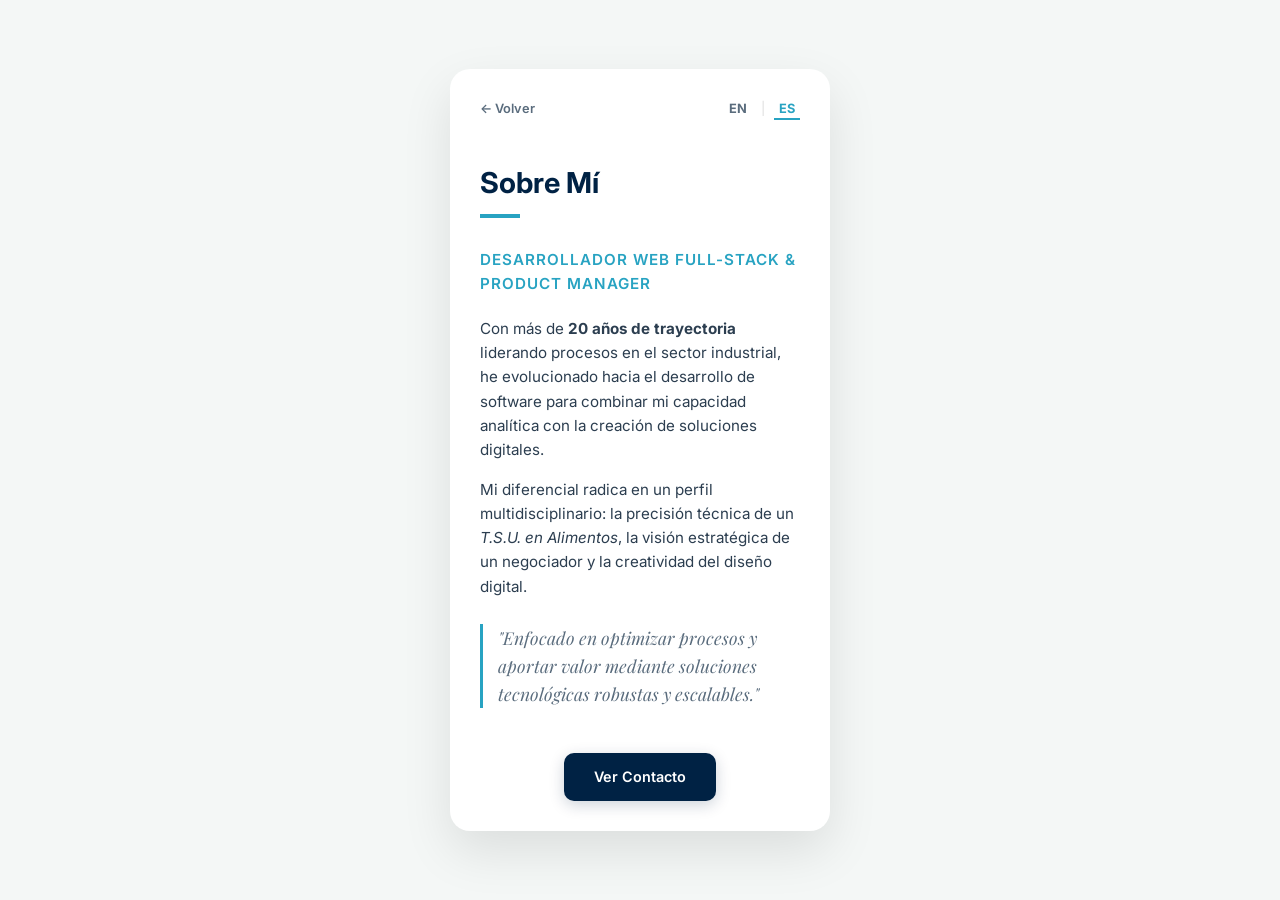
<file: components/about/about_es.html>
<!DOCTYPE html>
<html lang="es">

<head>
    <meta charset="UTF-8">
    <meta name="viewport" content="width=device-width, initial-scale=1.0">
    <title>Sobre Mí | Jairo Cárdenas</title>
    <link
        href="https://fonts.googleapis.com/css2?family=Inter:wght@300;400;600&family=Playfair+Display:ital@1&display=swap"
        rel="stylesheet">
    <link rel="stylesheet" href="about.css">
</head>

<body class="fade-in">

    <div class="card-about">
        <nav class="nav-header">
            <a href="/index.html" class="back-link">← Volver</a>
            <div class="lang-selector">
                <a href="about_in.html" class="lang-btn">EN</a>
                <span class="sep">|</span>
                <a href="about.html" class="lang-btn active">ES</a>
            </div>
        </nav>

        <header class="about-header">
            <h2>Sobre Mí</h2>
            <div class="underline"></div>
        </header>

        <article class="about-content">
            <p class="highlight">
                Desarrollador Web Full-Stack & Product Manager
            </p>

            <p class="main-text">
                Con más de <strong>20 años de trayectoria</strong> liderando procesos en el sector industrial, he
                evolucionado hacia el desarrollo de software para combinar mi capacidad analítica con la creación de
                soluciones digitales.
            </p>

            <p class="main-text">
                Mi diferencial radica en un perfil multidisciplinario: la precisión técnica de un <em>T.S.U. en
                    Alimentos</em>, la visión estratégica de un negociador y la creatividad del diseño digital.
            </p>

            <blockquote>
                "Enfocado en optimizar procesos y aportar valor mediante soluciones tecnológicas robustas y escalables."
            </blockquote>
        </article>

        <footer class="about-footer">
            <a href="/components/contact/contact.html" class="btn-primary">Ver Contacto</a>
        </footer>
    </div>

</body>

</html>
</file>
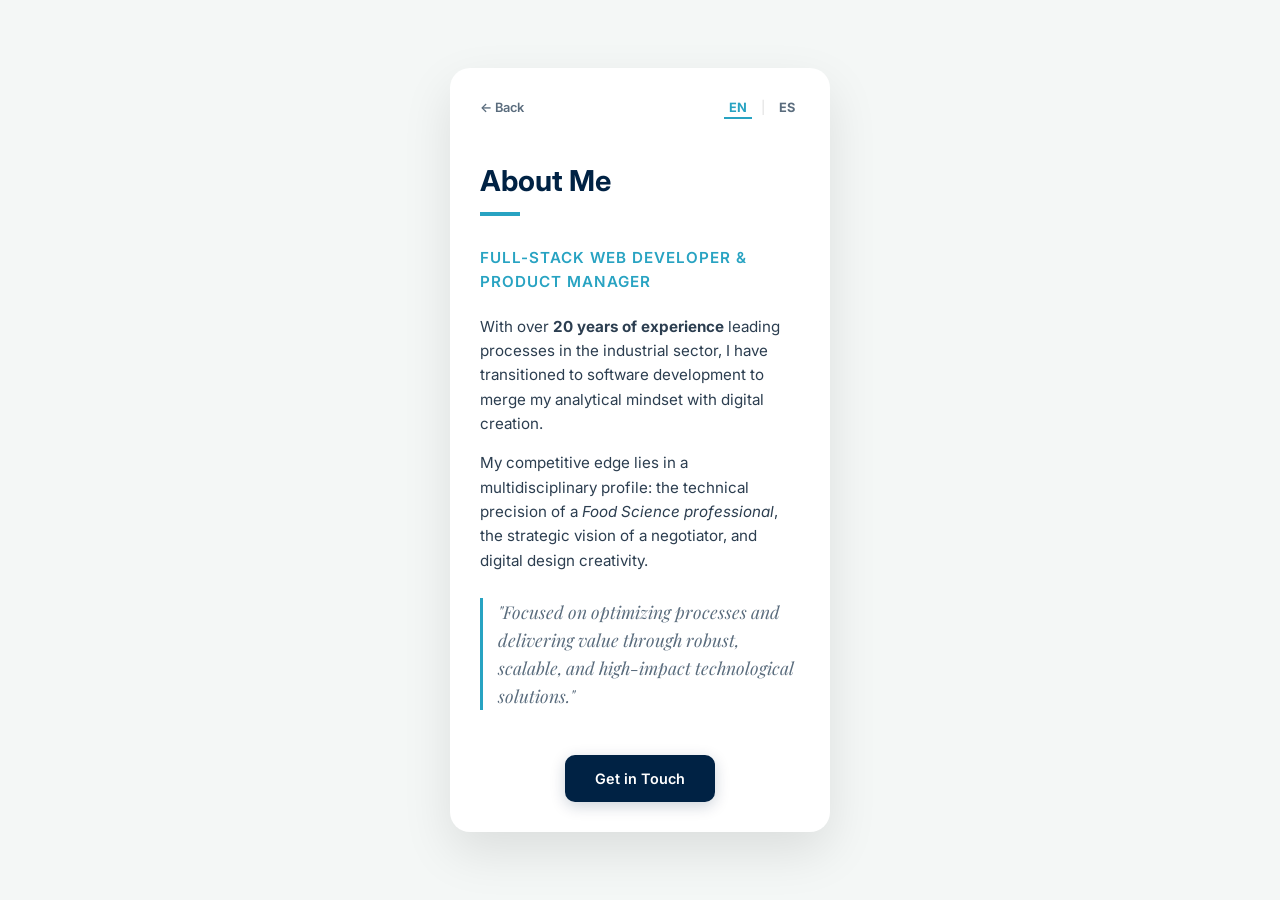
<file: components/about/about_in.html>
<!DOCTYPE html>
<html lang="en">
<head>
    <meta charset="UTF-8">
    <meta name="viewport" content="width=device-width, initial-scale=1.0">
    <title>About Me | Jairo Cárdenas</title>
    <link href="https://fonts.googleapis.com/css2?family=Inter:wght@300;400;600&family=Playfair+Display:ital@1&display=swap" rel="stylesheet">
    <link rel="stylesheet" href="about.css">
</head>
<body class="fade-in">

    <div class="card-about">
        <nav class="nav-header">
            <a href="/index.html" class="back-link">← Back</a>
            <div class="lang-selector">
                <a href="about_in.html" class="lang-btn active">EN</a>
                <span class="sep">|</span>
                <a href="about_es.html" class="lang-btn">ES</a>
            </div>
        </nav>

        <header class="about-header">
            <h2>About Me</h2>
            <div class="underline"></div>
        </header>

        <article class="about-content">
            <p class="highlight">
                Full-Stack Web Developer & Product Manager
            </p>
            
            <p class="main-text">
                With over <strong>20 years of experience</strong> leading processes in the industrial sector, I have transitioned to software development to merge my analytical mindset with digital creation.
            </p>

            <p class="main-text">
                My competitive edge lies in a multidisciplinary profile: the technical precision of a <em>Food Science professional</em>, the strategic vision of a negotiator, and digital design creativity.
            </p>

            <blockquote>
                "Focused on optimizing processes and delivering value through robust, scalable, and high-impact technological solutions."
            </blockquote>
        </article>

        <footer class="about-footer">
            <a href="/components/contact/contact.html" class="btn-primary">Get in Touch</a>
        </footer>
    </div>

</body>
</html>
</file>
<file: components/about/about.css>
:root {
    --primary: #002244;
    --accent: #28a3c2;
    --white: #ffffff;
    --bg-body: #f4f7f6;
    --text-main: #2c3e50;
    --text-light: #5a6c7d;
}

* {
    margin: 0;
    padding: 0;
    box-sizing: border-box;
}

body {
    font-family: 'Inter', sans-serif;
    background-color: var(--bg-body);
    display: flex;
    justify-content: center;
    align-items: center;
    min-height: 100vh;
    color: var(--text-main);
    line-height: 1.6;
}

/* Animación */
.fade-in {
    animation: fadeIn 0.8s ease-out;
}

@keyframes fadeIn {
    from { opacity: 0; transform: translateY(10px); }
    to { opacity: 1; transform: translateY(0); }
}

.card-about {
    background: var(--white);
    width: 380px;
    min-height: 600px;
    border-radius: 20px;
    box-shadow: 0 20px 50px rgba(0,0,0,0.1);
    padding: 30px;
    display: flex;
    flex-direction: column;
}

/* Navegación */
.nav-header {
    display: flex;
    justify-content: space-between;
    align-items: center;
    margin-bottom: 40px;
    font-size: 0.8rem;
}

.back-link {
    text-decoration: none;
    color: var(--text-light);
    font-weight: 600;
    transition: 0.3s;
}

.back-link:hover { color: var(--accent); }

.lang-btn {
    text-decoration: none;
    color: var(--text-light);
    font-weight: bold;
    padding: 2px 5px;
}

.lang-btn.active { color: var(--accent); border-bottom: 2px solid var(--accent); }

.sep { color: #ddd; margin: 0 5px; }

/* Título */
.about-header h2 {
    font-size: 1.8rem;
    color: var(--primary);
    margin-bottom: 8px;
}

.underline {
    width: 40px;
    height: 4px;
    background: var(--accent);
    margin-bottom: 30px;
}

/* Contenido */
.highlight {
    font-weight: 600;
    color: var(--accent);
    font-size: 0.95rem;
    margin-bottom: 20px;
    text-transform: uppercase;
    letter-spacing: 1px;
}

.main-text {
    font-size: 0.95rem;
    color: var(--text-main);
    margin-bottom: 15px;
    text-align: left;
}

blockquote {
    margin: 25px 0;
    padding-left: 15px;
    border-left: 3px solid var(--accent);
    font-family: 'Playfair Display', serif;
    font-style: italic;
    font-size: 1.1rem;
    color: var(--text-light);
}

/* Footer */
.about-footer {
    margin-top: auto;
    padding-top: 20px;
    text-align: center;
}

.btn-primary {
    display: inline-block;
    background: var(--primary);
    color: white;
    padding: 12px 30px;
    border-radius: 10px;
    text-decoration: none;
    font-weight: 600;
    font-size: 0.9rem;
    transition: 0.3s;
    box-shadow: 0 4px 15px rgba(0,34,68,0.2);
}

.btn-primary:hover {
    background: var(--accent);
    transform: translateY(-2px);
}
</file>
